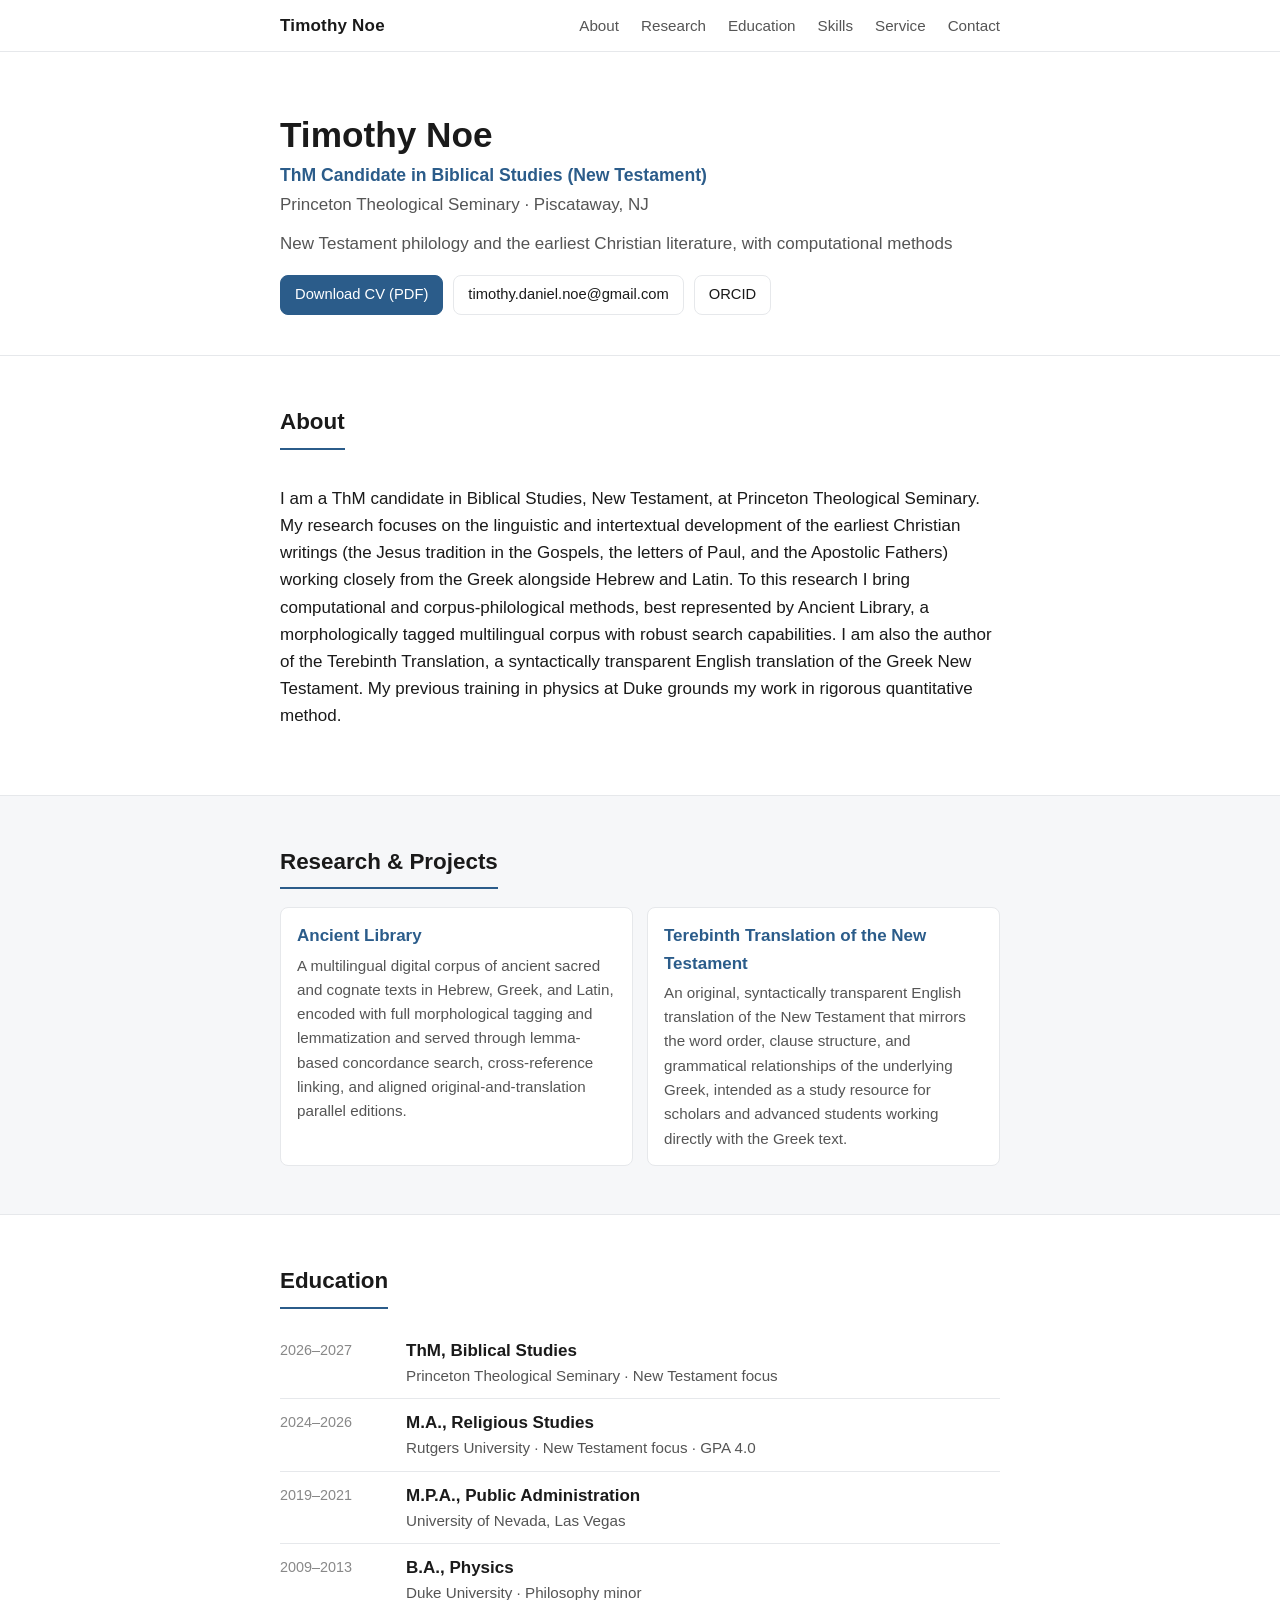
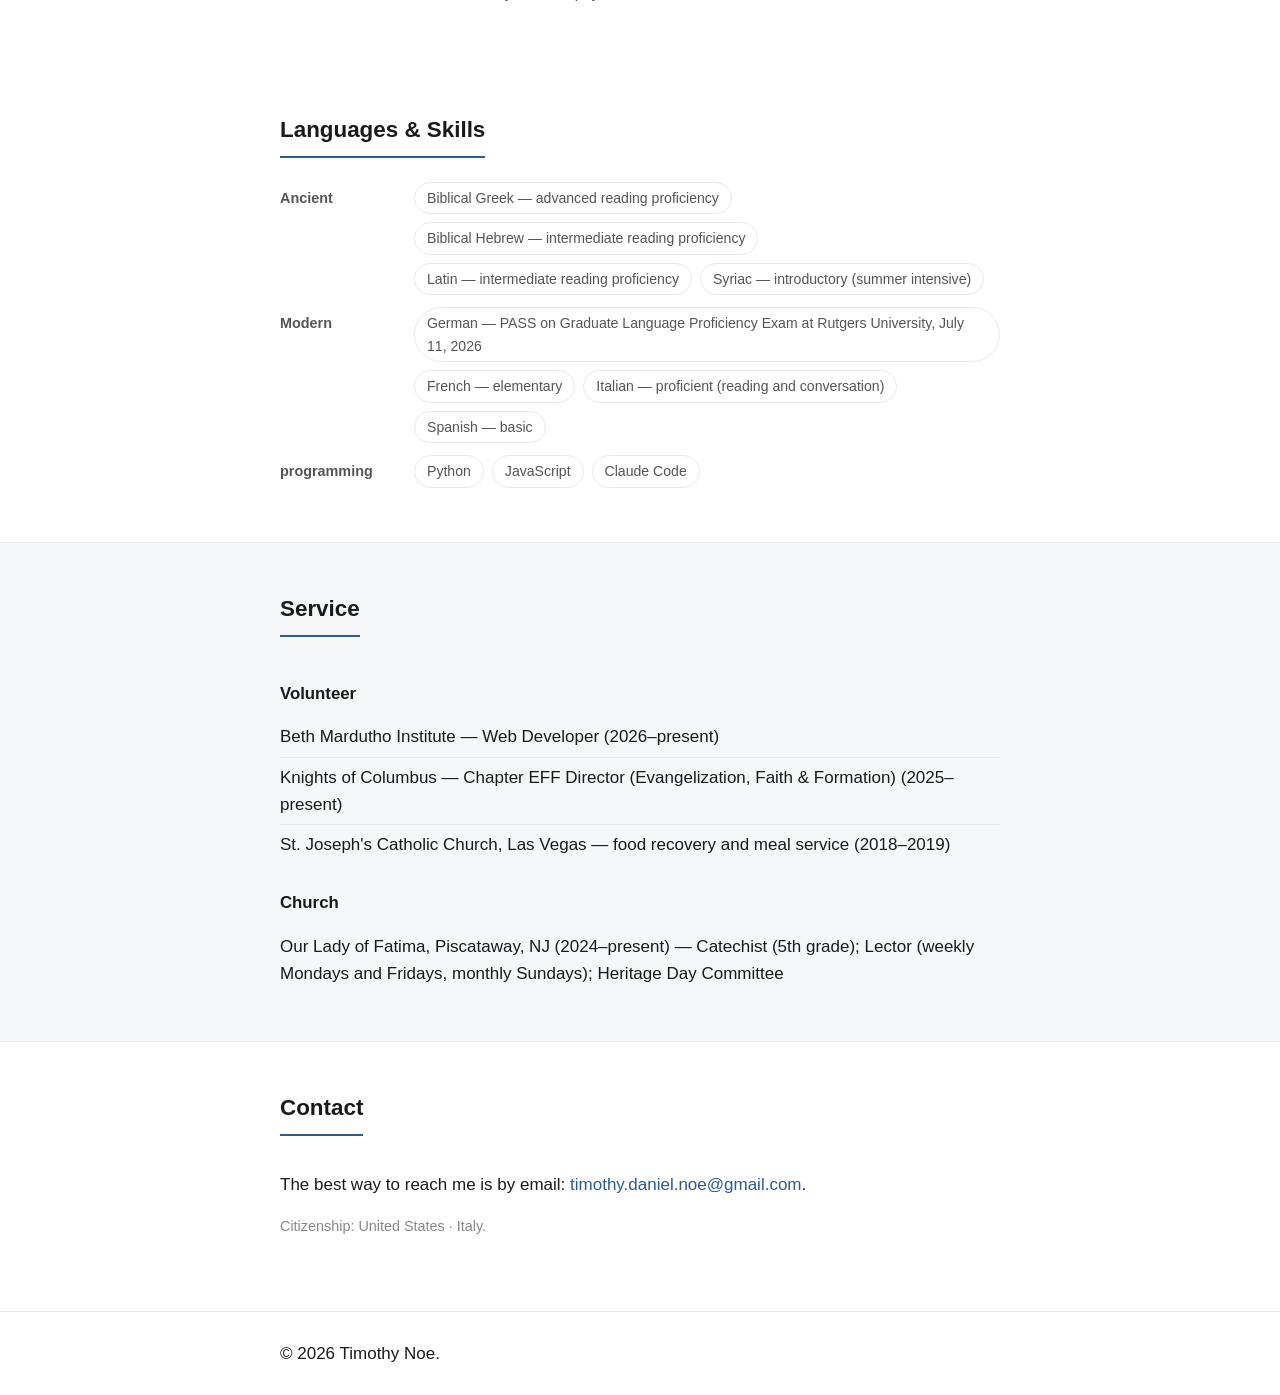
<file: index.html>
<!DOCTYPE html>
<html lang="en">
<head>
  <meta charset="utf-8">
  <meta name="viewport" content="width=device-width, initial-scale=1">
  <title>Timothy Noe</title>
  <meta name="description" content="Academic homepage and curriculum vitae of Timothy Noe.">
  <meta property="og:title" content="Timothy Noe">
  <meta property="og:description" content="Academic homepage and curriculum vitae of Timothy Noe.">
  <meta property="og:type" content="website">
  <link rel="stylesheet" href="styles.css" media="screen">
  <link rel="stylesheet" href="print.css" media="print">
</head>
<body>
  <header class="site-header">
    <nav class="nav" aria-label="Primary">
      <a class="nav__brand" href="#top">Timothy&nbsp;Noe</a>
      <button class="nav__toggle" aria-expanded="false" aria-controls="nav-menu" aria-label="Toggle navigation">
        <span></span><span></span><span></span>
      </button>
      <ul class="nav__menu" id="nav-menu">
<li><a href="#about">About</a></li><li><a href="#research">Research</a></li><li><a href="#education">Education</a></li><li><a href="#skills">Skills</a></li><li><a href="#service">Service</a></li>        <li><a href="#contact">Contact</a></li>
      </ul>
    </nav>
  </header>

  <main id="top">
    <!-- ============================== HERO ============================== -->
    <section class="hero">
      <div class="container hero__inner">
        <div class="hero__text">
          <h1 class="hero__name">Timothy Noe</h1>
<p class="hero__role">ThM Candidate in Biblical Studies (New Testament)</p><p class="hero__affil">Princeton Theological Seminary &middot; Piscataway, NJ</p><p class="hero__tagline">New Testament philology and the earliest Christian literature, with computational methods
</p>          <div class="hero__links">
            <a class="btn btn--primary screen-only" href="assets/CV.pdf">Download CV (PDF)</a>
<a class="btn contact-link" href="mailto:timothy.daniel.noe@gmail.com">timothy.daniel.noe@gmail.com</a><span class="btn contact-link print-only">848-239-0076</span><a class="btn contact-link" href="https://orcid.org/0009-0002-0751-4285">ORCID</a>          </div>
        </div>
      </div>
    </section>

    <!-- ============================== ABOUT ============================== -->
    <section id="about" class="section">
      <div class="container">
        <h2 class="section__title">About</h2>
        <p>I am a ThM candidate in Biblical Studies, New Testament, at Princeton Theological Seminary. My research focuses on the linguistic and intertextual development of the earliest  Christian writings (the Jesus tradition in the Gospels, the letters of Paul, and the Apostolic Fathers) working closely from the Greek alongside Hebrew and Latin. To this research I bring computational and corpus-philological methods, best represented  by Ancient Library, a morphologically tagged multilingual corpus with robust search capabilities. I am also the author of the Terebinth Translation, a syntactically transparent English translation of the Greek New Testament. My previous training in physics at Duke grounds my work in rigorous quantitative method.
</p>
      </div>
    </section>

    <!-- ====================== RESEARCH & PROJECTS ======================= -->
    <section id="research" class="section section--alt">
      <div class="container">
        <h2 class="section__title">Research &amp; Projects</h2>
        <ul class="cards">
          <li class="card">
            <p class="card__title"><a href="https://ancientlibrary.org" target="_blank" rel="noopener">Ancient Library</a></p>
<p class="card__desc">A multilingual digital corpus of ancient sacred and cognate texts in Hebrew, Greek, and Latin, encoded with full morphological tagging and lemmatization and served through lemma-based concordance search, cross-reference linking, and aligned original-and-translation parallel editions.
</p>          </li>
          <li class="card">
            <p class="card__title"><a href="https://timothynoe.com/tb/" target="_blank" rel="noopener">Terebinth Translation of the New Testament</a></p>
<p class="card__desc">An original, syntactically transparent English translation of the New Testament that mirrors the word order, clause structure, and grammatical relationships of the underlying Greek, intended as a study resource for scholars and advanced students working directly with the Greek text.
</p>          </li>
        </ul>
      </div>
    </section>

    <!-- ============================ EDUCATION =========================== -->
    <section id="education" class="section">
      <div class="container">
        <h2 class="section__title">Education</h2>
        <ul class="timeline">
          <li class="timeline__item">
            <span class="timeline__date">2026–2027</span>
            <div>
              <p class="timeline__head">ThM, Biblical Studies</p>
              <p class="timeline__sub">Princeton Theological Seminary &middot; New Testament focus</p>
            </div>
          </li>
          <li class="timeline__item">
            <span class="timeline__date">2024–2026</span>
            <div>
              <p class="timeline__head">M.A., Religious Studies</p>
              <p class="timeline__sub">Rutgers University &middot; New Testament focus · GPA 4.0</p>
            </div>
          </li>
          <li class="timeline__item">
            <span class="timeline__date">2019–2021</span>
            <div>
              <p class="timeline__head">M.P.A., Public Administration</p>
              <p class="timeline__sub">University of Nevada, Las Vegas</p>
            </div>
          </li>
          <li class="timeline__item">
            <span class="timeline__date">2009–2013</span>
            <div>
              <p class="timeline__head">B.A., Physics</p>
              <p class="timeline__sub">Duke University &middot; Philosophy minor</p>
            </div>
          </li>
        </ul>
      </div>
    </section>

    <!-- =========================== EXPERIENCE =========================== -->

    <!-- ====================== LANGUAGES & SKILLS ======================== -->
    <section id="skills" class="section">
      <div class="container">
        <h2 class="section__title">Languages &amp; Skills</h2>

        <div class="skillrow">
          <span class="skillrow__label">Ancient</span>
          <ul class="tags"><li class="tag">Biblical Greek — advanced reading proficiency</li><li class="tag">Biblical Hebrew — intermediate reading proficiency</li><li class="tag">Latin — intermediate reading proficiency</li><li class="tag">Syriac — introductory (summer intensive)</li></ul>
        </div>
        <div class="skillrow">
          <span class="skillrow__label">Modern</span>
          <ul class="tags"><li class="tag">German — PASS on Graduate Language Proficiency Exam at Rutgers University, July 11, 2026</li><li class="tag">French — elementary</li><li class="tag">Italian — proficient (reading and conversation)</li><li class="tag">Spanish — basic</li></ul>
        </div>

        <div class="skillrow">
          <span class="skillrow__label">programming</span>
          <ul class="tags"><li class="tag">Python</li><li class="tag">JavaScript</li><li class="tag">Claude Code</li></ul>
        </div>
      </div>
    </section>

    <!-- ============================= SERVICE ============================ -->
    <section id="service" class="section section--alt">
      <div class="container">
        <h2 class="section__title">Service</h2>
        <h3 class="subhead">Volunteer</h3>
        <ul class="plain"><li>Beth Mardutho Institute — Web Developer (2026–present)</li><li>Knights of Columbus — Chapter EFF Director (Evangelization, Faith &amp; Formation) (2025–present)</li><li>St. Joseph&#x27;s Catholic Church, Las Vegas — food recovery and meal service (2018–2019)</li></ul>
        <h3 class="subhead">Church</h3>
        <ul class="plain"><li>Our Lady of Fatima, Piscataway, NJ (2024–present) — Catechist (5th grade); Lector (weekly Mondays and Fridays, monthly Sundays); Heritage Day Committee</li></ul>
      </div>
    </section>

    <!-- ============================ CONTACT ============================= -->
    <section id="contact" class="section">
      <div class="container">
        <h2 class="section__title">Contact</h2>
        <p>The best way to reach me is by email:
          <a href="mailto:timothy.daniel.noe@gmail.com">timothy.daniel.noe@gmail.com</a>.</p>
<p class="muted">Citizenship: United States · Italy.</p>      </div>
    </section>
  </main>

  <footer class="site-footer">
    <div class="container site-footer__inner">
      <p>&copy; <span id="year">2026</span> Timothy Noe.</p>
    </div>
  </footer>

  <script>
    document.getElementById('year').textContent = new Date().getFullYear();
    (function () {
      var toggle = document.querySelector('.nav__toggle');
      var menu = document.getElementById('nav-menu');
      if (!toggle) return;
      toggle.addEventListener('click', function () {
        var open = menu.classList.toggle('is-open');
        toggle.setAttribute('aria-expanded', String(open));
      });
      menu.addEventListener('click', function (e) {
        if (e.target.tagName === 'A') {
          menu.classList.remove('is-open');
          toggle.setAttribute('aria-expanded', 'false');
        }
      });
    })();
  </script>
</body>
</html>
</file>
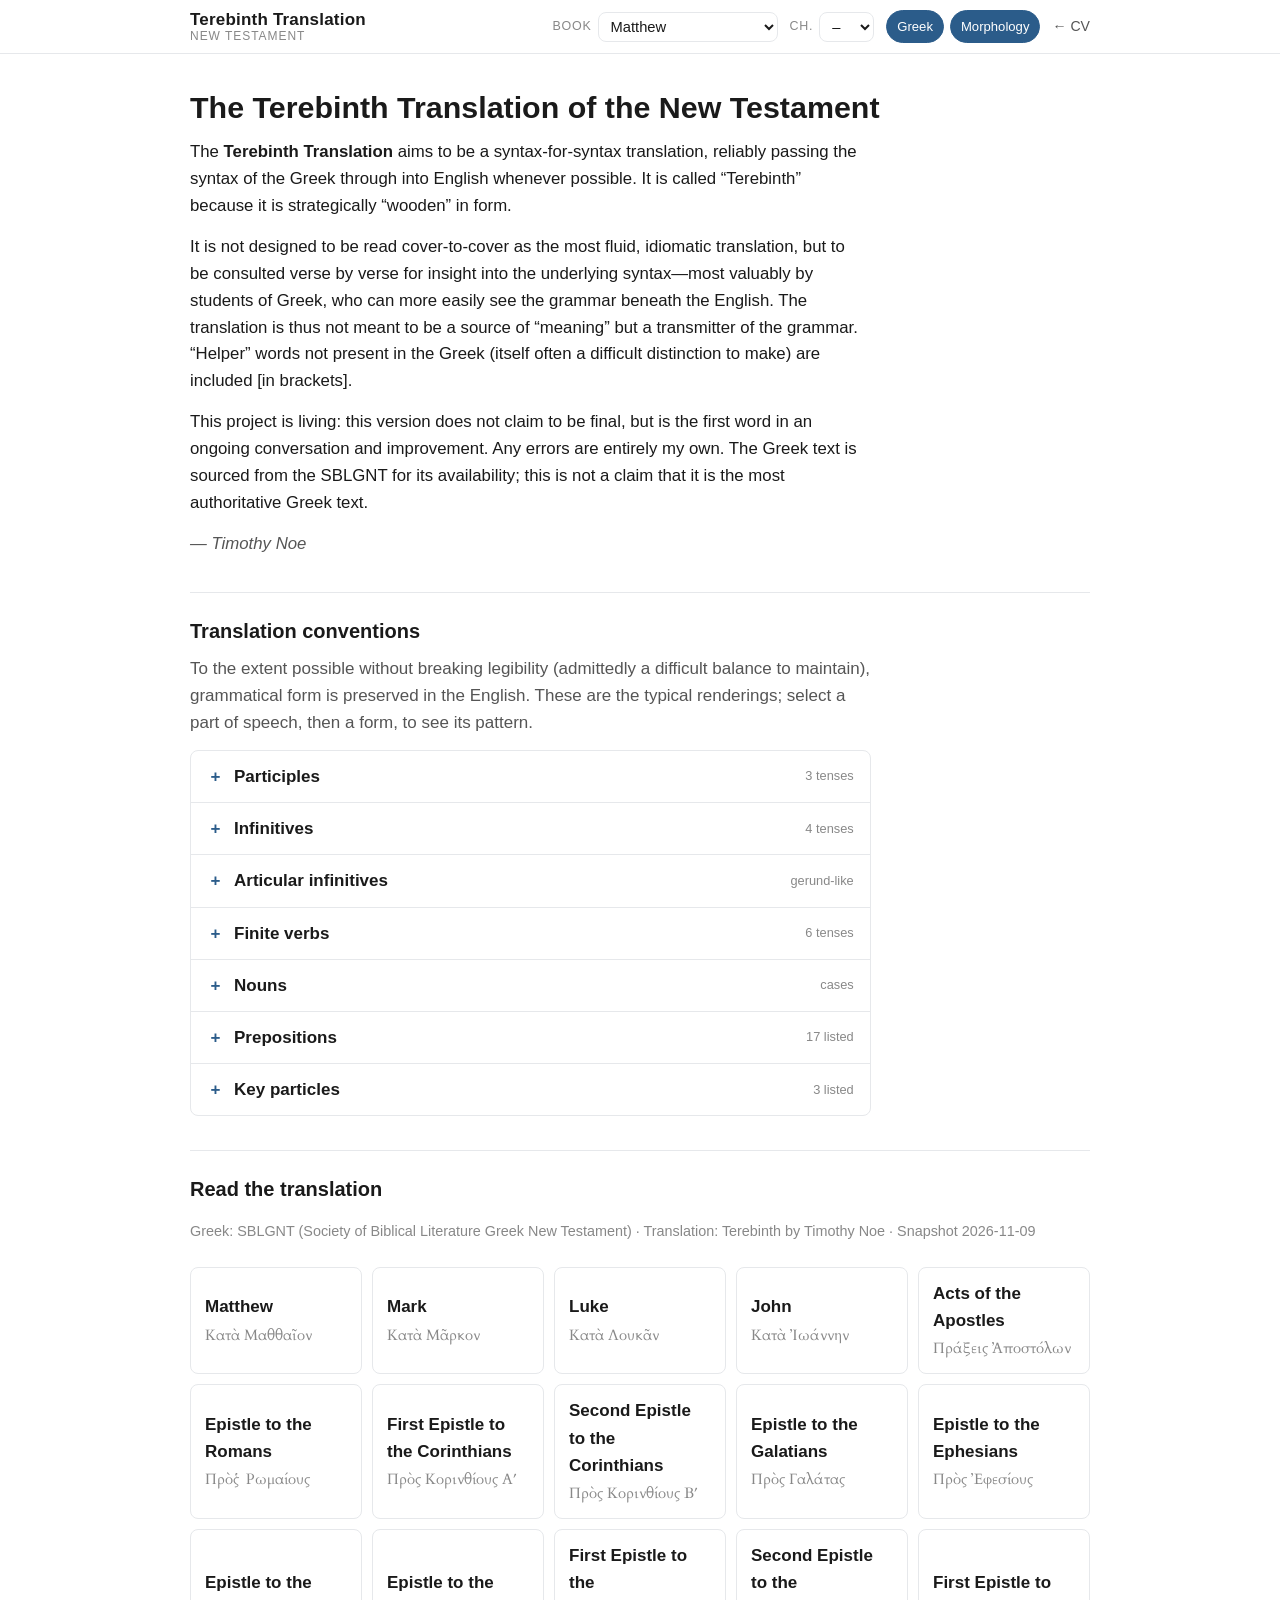
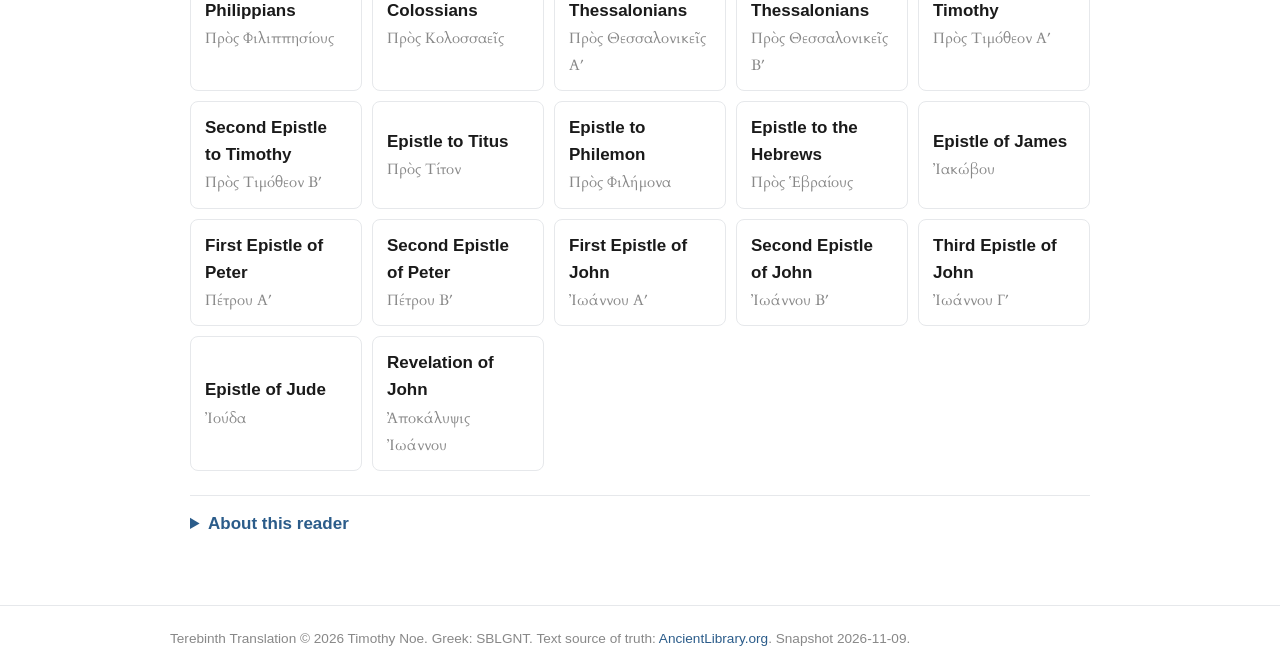
<file: tb/index.html>
<!DOCTYPE html>
<html lang="en">
<head>
  <meta charset="utf-8">
  <meta name="viewport" content="width=device-width, initial-scale=1">
  <title>The Terebinth Translation of the New Testament — Timothy Noe</title>
  <meta name="description" content="The Terebinth Translation (TB): a syntax-for-syntax English translation of the Greek New Testament by Timothy Noe, presented in parallel with the SBLGNT Greek and word-level morphology.">
  <meta property="og:title" content="The Terebinth Translation of the New Testament">
  <meta property="og:description" content="A syntax-for-syntax English translation of the Greek New Testament by Timothy Noe, shown in parallel with the SBLGNT Greek.">
  <meta property="og:type" content="article">
  <link rel="preconnect" href="https://fonts.googleapis.com">
  <link rel="preconnect" href="https://fonts.gstatic.com" crossorigin>
  <link href="https://fonts.googleapis.com/css2?family=Cardo:ital@0;1&display=swap" rel="stylesheet">
  <link rel="stylesheet" href="reader.css?v=2">
</head>
<body>
  <header class="tb-header">
    <div class="tb-bar">
      <a class="tb-brand" href="./">
        <span class="tb-brand__title">Terebinth Translation</span>
        <span class="tb-brand__sub">New Testament</span>
      </a>
      <nav class="tb-controls" aria-label="Passage">
        <label class="tb-field">
          <span class="tb-field__label">Book</span>
          <select id="book-select" aria-label="Select book"></select>
        </label>
        <label class="tb-field">
          <span class="tb-field__label">Ch.</span>
          <select id="chapter-select" aria-label="Select chapter"></select>
        </label>
        <div class="tb-toggles" role="group" aria-label="View options">
          <button id="toggle-greek" class="tb-toggle is-on" aria-pressed="true">Greek</button>
          <button id="toggle-morph" class="tb-toggle is-on" aria-pressed="true" title="Show lemma & parsing on hover/tap">Morphology</button>
        </div>
        <a class="tb-cv-link" href="/">&larr; CV</a>
      </nav>
    </div>
  </header>

  <main class="tb-main">
    <!-- Landing / about, shown before a chapter is opened -->
    <section id="tb-intro" class="tb-intro" hidden>
      <h1 class="tb-intro__title">The Terebinth Translation of the New Testament</h1>
      <div class="tb-intro__desc">
        <p>
          The <strong>Terebinth Translation</strong> aims to be a syntax-for-syntax translation,
          reliably passing the syntax of the Greek through into English whenever possible. It is
          called &ldquo;Terebinth&rdquo; because it is strategically &ldquo;wooden&rdquo; in form.
        </p>
        <p>
          It is not designed to be read cover-to-cover as the most fluid, idiomatic translation,
          but to be consulted verse by verse for insight into the underlying syntax&mdash;most
          valuably by students of Greek, who can more easily see the grammar beneath the English.
          The translation is thus not meant to be a source of &ldquo;meaning&rdquo; but a
          transmitter of the grammar. &ldquo;Helper&rdquo; words not present in the Greek (itself
          often a difficult distinction to make) are included [in brackets].
        </p>
        <p>
          This project is living: this version does not claim to be final, but is the first word
          in an ongoing conversation and improvement. Any errors are entirely my own. The Greek
          text is sourced from the SBLGNT for its availability; this is not a claim that it is
          the most authoritative Greek text.
        </p>
        <p class="tb-intro__sig">&mdash; Timothy Noe</p>
      </div>

      <section class="tb-conv" aria-labelledby="conv-title">
        <h2 id="conv-title" class="tb-section-title">Translation conventions</h2>
        <p class="tb-conv__lede">
          To the extent possible without breaking legibility (admittedly a difficult balance to
          maintain), grammatical form is preserved in the English. These are the typical
          renderings; select a part of speech, then a form, to see its pattern.
        </p>
        <div class="tb-conv__chart">
          <details class="tb-conv__group">
            <summary><span class="tb-conv__name">Participles</span><span class="tb-conv__hint">3 tenses</span></summary>
            <div class="tb-conv__body">
            <details class="tb-conv__sub">
              <summary>Present</summary>
              <p class="tb-conv__ex"><span class="tb-conv__pattern">&ldquo;verbing&rdquo;</span></p>
            </details>
            <details class="tb-conv__sub">
              <summary>Aorist</summary>
              <p class="tb-conv__ex"><span class="tb-conv__pattern">&ldquo;having verbed&rdquo;</span></p>
            </details>
            <details class="tb-conv__sub">
              <summary>Perfect</summary>
              <p class="tb-conv__ex"><span class="tb-conv__pattern">&ldquo;having had verbed&rdquo;</span></p>
            </details>
            </div>
          </details>
          <details class="tb-conv__group">
            <summary><span class="tb-conv__name">Infinitives</span><span class="tb-conv__hint">4 tenses</span></summary>
            <div class="tb-conv__body">
            <details class="tb-conv__sub">
              <summary>Present</summary>
              <p class="tb-conv__ex"><span class="tb-conv__pattern">&ldquo;to verb&rdquo;</span></p>
            </details>
            <details class="tb-conv__sub">
              <summary>Aorist</summary>
              <p class="tb-conv__ex"><span class="tb-conv__pattern">&ldquo;to have verbed&rdquo;</span></p>
            </details>
            <details class="tb-conv__sub">
              <summary>Perfect</summary>
              <p class="tb-conv__ex"><span class="tb-conv__pattern">&ldquo;to have had verbed&rdquo;</span></p>
            </details>
            <details class="tb-conv__sub">
              <summary>Future</summary>
              <p class="tb-conv__ex"><span class="tb-conv__pattern">&ldquo;going to verb&rdquo;</span></p>
            </details>
            </div>
          </details>
          <details class="tb-conv__group">
            <summary><span class="tb-conv__name">Articular infinitives</span><span class="tb-conv__hint">gerund-like</span></summary>
            <div class="tb-conv__body">
            <details class="tb-conv__sub">
              <summary>Articular infinitive</summary>
              <p class="tb-conv__ex"><span class="tb-conv__pattern">&ldquo;verbing&rdquo;</span><span class="tb-conv__note">A notable example: <span class="tb-conv__grc" lang="grc">εἰς τὸ εἶναι</span> &rarr; &ldquo;for the [purpose of] &hellip; being&rdquo; (e.g. Rom 1:20).</span></p>
            </details>
            </div>
          </details>
          <details class="tb-conv__group">
            <summary><span class="tb-conv__name">Finite verbs</span><span class="tb-conv__hint">6 tenses</span></summary>
            <div class="tb-conv__body">
            <details class="tb-conv__sub">
              <summary>Present</summary>
              <p class="tb-conv__ex"><span class="tb-conv__pattern">&ldquo;[he] verbs&rdquo;</span></p>
            </details>
            <details class="tb-conv__sub">
              <summary>Aorist</summary>
              <p class="tb-conv__ex"><span class="tb-conv__pattern">&ldquo;[she] verbed&rdquo;</span></p>
            </details>
            <details class="tb-conv__sub">
              <summary>Perfect</summary>
              <p class="tb-conv__ex"><span class="tb-conv__pattern">&ldquo;[he] has verbed&rdquo;</span></p>
            </details>
            <details class="tb-conv__sub">
              <summary>Pluperfect</summary>
              <p class="tb-conv__ex"><span class="tb-conv__pattern">&ldquo;[she] had verbed&rdquo;</span></p>
            </details>
            <details class="tb-conv__sub">
              <summary>Imperfect</summary>
              <p class="tb-conv__ex"><span class="tb-conv__pattern">&ldquo;[he] was verbing&rdquo;</span></p>
            </details>
            <details class="tb-conv__sub">
              <summary>Future</summary>
              <p class="tb-conv__ex"><span class="tb-conv__pattern">&ldquo;[she] will verb&rdquo;</span></p>
            </details>
            </div>
          </details>
          <details class="tb-conv__group">
            <summary><span class="tb-conv__name">Nouns</span><span class="tb-conv__hint">cases</span></summary>
            <div class="tb-conv__body">
            <details class="tb-conv__sub">
              <summary>Dative</summary>
              <p class="tb-conv__ex"><span class="tb-conv__pattern">&ldquo;to him&rdquo;</span></p>
            </details>
            <details class="tb-conv__sub">
              <summary>Genitive</summary>
              <p class="tb-conv__ex"><span class="tb-conv__pattern">&ldquo;of her&rdquo;</span></p>
            </details>
            </div>
          </details>
          <details class="tb-conv__group">
            <summary><span class="tb-conv__name">Prepositions</span><span class="tb-conv__hint">17 listed</span></summary>
            <div class="tb-conv__body">
            <details class="tb-conv__sub">
              <summary><span class="tb-conv__grc" lang="grc">ἐν</span></summary>
              <p class="tb-conv__ex"><span class="tb-conv__pattern">&ldquo;in&rdquo;</span><span class="tb-conv__note">Also: &ldquo;on&rdquo; (especially of days and times), &ldquo;among&rdquo;, &ldquo;with&rdquo;, &ldquo;within&rdquo;.</span></p>
            </details>
            <details class="tb-conv__sub">
              <summary><span class="tb-conv__grc" lang="grc">εἰς</span></summary>
              <p class="tb-conv__ex"><span class="tb-conv__pattern">&ldquo;into; for&rdquo;</span><span class="tb-conv__note">Also: &ldquo;to&rdquo;, &ldquo;against&rdquo;.</span></p>
            </details>
            <details class="tb-conv__sub">
              <summary><span class="tb-conv__grc" lang="grc">ἐκ</span></summary>
              <p class="tb-conv__ex"><span class="tb-conv__pattern">&ldquo;out of&rdquo;</span><span class="tb-conv__note">Also: &ldquo;from&rdquo;, &ldquo;of&rdquo;, &ldquo;at&rdquo; (as in <span class="tb-conv__grc" lang="grc">ἐκ δεξιῶν</span>, &ldquo;at [the] right [hand]&rdquo;).</span></p>
            </details>
            <details class="tb-conv__sub">
              <summary><span class="tb-conv__grc" lang="grc">ἐπί</span></summary>
              <p class="tb-conv__ex"><span class="tb-conv__pattern">&ldquo;upon&rdquo;</span><span class="tb-conv__note">Also: &ldquo;for&rdquo; (of duration), &ldquo;at&rdquo;, &ldquo;over&rdquo;.</span></p>
            </details>
            <details class="tb-conv__sub">
              <summary><span class="tb-conv__grc" lang="grc">πρός</span></summary>
              <p class="tb-conv__ex"><span class="tb-conv__pattern">&ldquo;towards&rdquo;</span><span class="tb-conv__note">Also: &ldquo;to&rdquo;, &ldquo;for&rdquo;, &ldquo;by&rdquo;.</span></p>
            </details>
            <details class="tb-conv__sub">
              <summary><span class="tb-conv__grc" lang="grc">διά</span></summary>
              <p class="tb-conv__ex"><span class="tb-conv__pattern">&ldquo;through&rdquo;</span><span class="tb-conv__note">with the genitive; &ldquo;because of&rdquo; with the accusative.</span><span class="tb-conv__note">Also: &ldquo;why&rdquo; for <span class="tb-conv__grc" lang="grc">διὰ τί</span>, &ldquo;continually&rdquo; for <span class="tb-conv__grc" lang="grc">διὰ παντός</span>.</span></p>
            </details>
            <details class="tb-conv__sub">
              <summary><span class="tb-conv__grc" lang="grc">ἀπό</span></summary>
              <p class="tb-conv__ex"><span class="tb-conv__pattern">&ldquo;from&rdquo;</span><span class="tb-conv__note">Also: &ldquo;by&rdquo;, &ldquo;of&rdquo;.</span></p>
            </details>
            <details class="tb-conv__sub">
              <summary><span class="tb-conv__grc" lang="grc">μετά</span></summary>
              <p class="tb-conv__ex"><span class="tb-conv__pattern">&ldquo;with&rdquo;</span><span class="tb-conv__note">with the genitive; &ldquo;after&rdquo; with the accusative.</span></p>
            </details>
            <details class="tb-conv__sub">
              <summary><span class="tb-conv__grc" lang="grc">κατά</span></summary>
              <p class="tb-conv__ex"><span class="tb-conv__pattern">&ldquo;according to; down&rdquo;</span><span class="tb-conv__note">with the accusative; &ldquo;against&rdquo; with the genitive.</span><span class="tb-conv__note">Also: &ldquo;by&rdquo; (distributive, as in <span class="tb-conv__grc" lang="grc">καθ’ ἡμέραν</span>, &ldquo;[day] by day&rdquo;), &ldquo;throughout&rdquo;, &ldquo;in&rdquo;, &ldquo;along&rdquo;.</span></p>
            </details>
            <details class="tb-conv__sub">
              <summary><span class="tb-conv__grc" lang="grc">περί</span></summary>
              <p class="tb-conv__ex"><span class="tb-conv__pattern">&ldquo;about&rdquo;</span><span class="tb-conv__note">Also: &ldquo;around&rdquo; with the accusative, &ldquo;concerning&rdquo;.</span></p>
            </details>
            <details class="tb-conv__sub">
              <summary><span class="tb-conv__grc" lang="grc">ὑπό</span></summary>
              <p class="tb-conv__ex"><span class="tb-conv__pattern">&ldquo;by&rdquo;</span><span class="tb-conv__note">with the genitive; &ldquo;under&rdquo; with the accusative.</span></p>
            </details>
            <details class="tb-conv__sub">
              <summary><span class="tb-conv__grc" lang="grc">παρά</span></summary>
              <p class="tb-conv__ex"><span class="tb-conv__pattern">&ldquo;beside&rdquo;</span><span class="tb-conv__note">in all three cases; with the genitive also &ldquo;from&rdquo; and &ldquo;by&rdquo;.</span><span class="tb-conv__note">Also: &ldquo;than&rdquo; and &ldquo;more than&rdquo; (comparison), &ldquo;beyond&rdquo;, &ldquo;with&rdquo;, &ldquo;alongside&rdquo;, &ldquo;minus&rdquo;.</span></p>
            </details>
            <details class="tb-conv__sub">
              <summary><span class="tb-conv__grc" lang="grc">ὑπέρ</span></summary>
              <p class="tb-conv__ex"><span class="tb-conv__pattern">&ldquo;on behalf of&rdquo;</span><span class="tb-conv__note">with the genitive; &ldquo;above&rdquo; with the accusative.</span><span class="tb-conv__note">Also: &ldquo;for&rdquo;, &ldquo;than&rdquo;, &ldquo;over&rdquo;, &ldquo;on account of&rdquo;.</span></p>
            </details>
            <details class="tb-conv__sub">
              <summary><span class="tb-conv__grc" lang="grc">σύν</span></summary>
              <p class="tb-conv__ex"><span class="tb-conv__pattern">&ldquo;with&rdquo;</span></p>
            </details>
            <details class="tb-conv__sub">
              <summary><span class="tb-conv__grc" lang="grc">πρό</span></summary>
              <p class="tb-conv__ex"><span class="tb-conv__pattern">&ldquo;before&rdquo;</span><span class="tb-conv__note">Also: &ldquo;ago&rdquo;, &ldquo;first of&rdquo; (as in <span class="tb-conv__grc" lang="grc">πρὸ πάντων</span>).</span></p>
            </details>
            <details class="tb-conv__sub">
              <summary><span class="tb-conv__grc" lang="grc">ἀντί</span></summary>
              <p class="tb-conv__ex"><span class="tb-conv__pattern">&ldquo;in place of&rdquo;</span><span class="tb-conv__note">Also: &ldquo;because of which&rdquo; for <span class="tb-conv__grc" lang="grc">ἀνθ’ ὧν</span>.</span></p>
            </details>
            <details class="tb-conv__sub">
              <summary><span class="tb-conv__grc" lang="grc">ἀνά</span></summary>
              <p class="tb-conv__ex"><span class="tb-conv__pattern">&ldquo;up; each&rdquo;</span><span class="tb-conv__note">No single rendering: &ldquo;each&rdquo; or &ldquo;two by two&rdquo; when distributive; &ldquo;up [the] midst of&rdquo; or &ldquo;in [the] midst of&rdquo; for <span class="tb-conv__grc" lang="grc">ἀνὰ μέσον</span>.</span></p>
            </details>
            </div>
          </details>
          <details class="tb-conv__group">
            <summary><span class="tb-conv__name">Key particles</span><span class="tb-conv__hint">3 listed</span></summary>
            <div class="tb-conv__body">
            <details class="tb-conv__sub">
              <summary><span class="tb-conv__grc" lang="grc">δέ</span></summary>
              <p class="tb-conv__ex"><span class="tb-conv__pattern">&ldquo;but&rdquo;</span></p>
            </details>
            <details class="tb-conv__sub">
              <summary><span class="tb-conv__grc" lang="grc">καί</span></summary>
              <p class="tb-conv__ex"><span class="tb-conv__pattern">&ldquo;and; also; even&rdquo;</span></p>
            </details>
            <details class="tb-conv__sub">
              <summary><span class="tb-conv__grc" lang="grc">τε</span></summary>
              <p class="tb-conv__ex"><span class="tb-conv__pattern">&ldquo;and; also; both&rdquo;</span></p>
            </details>
            </div>
          </details>
        </div>
      </section>

      <h2 class="tb-section-title">Read the translation</h2>
      <p class="tb-intro__note" id="intro-meta"></p>
      <div class="tb-book-grid" id="book-grid"></div>
      <details class="tb-about">
        <summary>About this reader</summary>
        <p>
          Each verse is shown beside its Greek source text; hovering or tapping a Greek word
          reveals its lemma and part of speech.
        </p>
        <p>
          The text is maintained at <a href="https://ancientlibrary.org" rel="noopener">AncientLibrary.org</a>,
          which is the authoritative source; this reader mirrors a dated snapshot so it loads
          quickly and reliably.
        </p>
      </details>
    </section>

    <!-- Chapter reader -->
    <section id="tb-reader" class="tb-reader" hidden>
      <div class="tb-reader__head">
        <h1 id="reader-title" class="tb-reader__title"></h1>
        <p id="reader-greek-title" class="tb-reader__greek"></p>
      </div>
      <div id="verses" class="tb-verses" aria-live="polite"></div>
      <nav class="tb-chapnav" aria-label="Chapter navigation">
        <button id="prev-chapter" class="tb-navbtn" rel="prev">&larr; Previous</button>
        <button id="next-chapter" class="tb-navbtn" rel="next">Next &rarr;</button>
      </nav>
    </section>

    <p id="tb-status" class="tb-status" hidden></p>
  </main>

  <footer class="tb-footer">
    <p>
      Terebinth Translation &copy; <span id="year"></span> Timothy Noe.
      Greek: SBLGNT. Text source of truth:
      <a href="https://ancientlibrary.org" rel="noopener">AncientLibrary.org</a>.
      Snapshot <span id="footer-date"></span>.
    </p>
  </footer>

  <!-- Morphology popover (single reused element) -->
  <div id="morph-pop" class="tb-morph" role="tooltip" hidden></div>

  <script src="reader.js" defer></script>
</body>
</html>
</file>
<file: styles.css>
/* ============================================================
   Timothy Noe — academic homepage
   Hand-built, dependency-free. Edit freely.
   ============================================================ */

:root {
  --ink: #1a1a1a;
  --ink-soft: #555;
  --muted: #888;
  --bg: #ffffff;
  --bg-alt: #f6f7f9;
  --line: #e6e8eb;
  --accent: #2b5c8a;
  --accent-dark: #1f4567;
  --maxw: 760px;
  --radius: 8px;
}

* { box-sizing: border-box; }

html { scroll-behavior: smooth; }

body {
  margin: 0;
  color: var(--ink);
  background: var(--bg);
  font-family: -apple-system, BlinkMacSystemFont, "Segoe UI", Roboto, Helvetica,
    Arial, sans-serif, "Apple Color Emoji", "Segoe UI Emoji";
  font-size: 17px;
  line-height: 1.6;
  -webkit-font-smoothing: antialiased;
}

a { color: var(--accent); text-decoration: none; }
a:hover { text-decoration: underline; }

.container {
  width: 100%;
  max-width: var(--maxw);
  margin: 0 auto;
  padding: 0 20px;
}

/* ----------------------------- Nav ----------------------------- */
.site-header {
  position: sticky;
  top: 0;
  z-index: 50;
  background: rgba(255, 255, 255, 0.92);
  backdrop-filter: saturate(180%) blur(8px);
  border-bottom: 1px solid var(--line);
}
.nav {
  max-width: var(--maxw);
  margin: 0 auto;
  padding: 12px 20px;
  display: flex;
  align-items: center;
  justify-content: space-between;
}
.nav__brand {
  font-weight: 700;
  color: var(--ink);
  letter-spacing: 0.2px;
}
.nav__brand:hover { text-decoration: none; }
.nav__menu {
  list-style: none;
  display: flex;
  gap: 22px;
  margin: 0;
  padding: 0;
}
.nav__menu a { color: var(--ink-soft); font-size: 0.95rem; }
.nav__menu a:hover { color: var(--accent); text-decoration: none; }

.nav__toggle {
  display: none;
  flex-direction: column;
  gap: 5px;
  background: none;
  border: 0;
  cursor: pointer;
  padding: 6px;
}
.nav__toggle span {
  display: block;
  width: 22px;
  height: 2px;
  background: var(--ink);
}

/* ----------------------------- Hero ---------------------------- */
.hero {
  padding: 64px 0 40px;
  border-bottom: 1px solid var(--line);
}
.hero__inner {
  display: flex;
  gap: 28px;
  align-items: center;
}
.hero__photo {
  width: 120px;
  height: 120px;
  border-radius: 50%;
  object-fit: cover;
  flex: 0 0 auto;
}
.hero__name {
  font-size: 2.2rem;
  line-height: 1.1;
  margin: 0 0 6px;
}
.hero__role {
  font-size: 1.1rem;
  font-weight: 600;
  color: var(--accent);
  margin: 0 0 2px;
}
.hero__affil { color: var(--ink-soft); margin: 0 0 12px; }
.hero__tagline { margin: 0 0 18px; color: var(--ink-soft); }
.hero__links { display: flex; flex-wrap: wrap; gap: 10px; }

/* ---------------------------- Buttons -------------------------- */
.btn {
  display: inline-block;
  padding: 7px 14px;
  border: 1px solid var(--line);
  border-radius: var(--radius);
  color: var(--ink);
  font-size: 0.92rem;
  background: #fff;
}
.btn:hover { border-color: var(--accent); color: var(--accent); text-decoration: none; }
.btn--primary {
  background: var(--accent);
  border-color: var(--accent);
  color: #fff;
}
.btn--primary:hover { background: var(--accent-dark); border-color: var(--accent-dark); color: #fff; }

/* --------------------------- Sections -------------------------- */
.section { padding: 48px 0; }
.section--alt { background: var(--bg-alt); border-top: 1px solid var(--line); border-bottom: 1px solid var(--line); }
.section__title {
  font-size: 1.4rem;
  margin: 0 0 18px;
  padding-bottom: 8px;
  border-bottom: 2px solid var(--accent);
  display: inline-block;
}
.subhead {
  font-size: 1.05rem;
  margin: 26px 0 10px;
  color: var(--ink);
}
.muted { color: var(--muted); font-size: 0.9rem; }
.prose p { margin: 0.6em 0; }

/* ----------------------------- Tags ---------------------------- */
.tags { list-style: none; display: flex; flex-wrap: wrap; gap: 8px; padding: 0; margin: 0 0 18px; }
.tag {
  background: #fff;
  border: 1px solid var(--line);
  border-radius: 999px;
  padding: 4px 12px;
  font-size: 0.88rem;
  color: var(--ink-soft);
}

/* --------------------------- Cards ----------------------------- */
.print-only { display: none; }
.cards { list-style: none; padding: 0; margin: 0; display: grid; gap: 14px; }
@media (min-width: 560px) { .cards { grid-template-columns: 1fr 1fr; } }
.card {
  background: #fff;
  border: 1px solid var(--line);
  border-radius: var(--radius);
  padding: 14px 16px;
}
.card__title { font-weight: 600; margin: 0 0 4px; }
.card__desc { margin: 0; color: var(--ink-soft); font-size: 0.95rem; }
.card__links { margin: 6px 0 0; font-size: 0.88rem; }

/* ------------------------- Skill rows -------------------------- */
.skillrow { display: flex; gap: 14px; align-items: baseline; padding: 6px 0; }
.skillrow__label {
  flex: 0 0 120px;
  font-weight: 600;
  font-size: 0.9rem;
  color: var(--ink-soft);
}
.skillrow .tags { margin: 0; }

/* ------------------------- Publications ------------------------ */
.pub-list { padding-left: 1.2em; margin: 0; }
.pub { margin: 0 0 18px; }
.pub__title { font-weight: 600; margin: 0 0 2px; }
.pub__meta { margin: 0 0 2px; color: var(--ink-soft); font-size: 0.95rem; }
.pub__links { margin: 0; font-size: 0.88rem; }

/* -------------------------- Timeline --------------------------- */
.timeline, .plain { list-style: none; padding: 0; margin: 0; }
.timeline__item {
  display: flex;
  gap: 16px;
  padding: 10px 0;
  border-bottom: 1px solid var(--line);
}
.timeline__item:last-child { border-bottom: 0; }
.timeline__date {
  flex: 0 0 110px;
  color: var(--muted);
  font-size: 0.9rem;
  padding-top: 2px;
}
.timeline__head { font-weight: 600; margin: 0; }
.timeline__sub { color: var(--ink-soft); margin: 0; font-size: 0.95rem; }
.plain li { padding: 6px 0; border-bottom: 1px solid var(--line); }
.plain li:last-child { border-bottom: 0; }

/* ---------------------------- Footer --------------------------- */
.site-footer {
  border-top: 1px solid var(--line);
  padding: 28px 0;
  margin-top: 10px;
}
.site-footer__inner {
  display: flex;
  flex-wrap: wrap;
  justify-content: space-between;
  gap: 8px;
}
.site-footer p { margin: 0; }

/* -------------------------- Responsive ------------------------- */
@media (max-width: 620px) {
  .nav__toggle { display: flex; }
  .nav__menu {
    position: absolute;
    top: 100%;
    left: 0;
    right: 0;
    flex-direction: column;
    gap: 0;
    background: #fff;
    border-bottom: 1px solid var(--line);
    padding: 8px 20px 14px;
    display: none;
  }
  .nav__menu.is-open { display: flex; }
  .nav__menu li { padding: 8px 0; }
  .hero__inner { flex-direction: column; text-align: center; align-items: center; }
  .hero__links { justify-content: center; }
  .timeline__item { flex-direction: column; gap: 2px; }
  .timeline__date { flex-basis: auto; }
  .skillrow { flex-direction: column; gap: 4px; }
  .skillrow__label { flex-basis: auto; }
}
</file>
<file: print.css>
/* ============================================================
   print.css — governs the PDF (assets/CV.pdf) and browser printing.
   Self-contained: styles.css is screen-only, so the PDF is styled
   entirely from here. Edit cv.yml for content; tweak here for look.
   ============================================================ */

@page {
  size: Letter;            /* change to A4 if you prefer */
  margin: 0.7in 0.8in;
  @bottom-right {
    content: counter(page) " / " counter(pages);
    font-family: Georgia, "Times New Roman", serif;
    font-size: 8pt;
    color: #888;
  }
}

* { box-sizing: border-box; }

body {
  margin: 0;
  color: #111;
  background: #fff;
  font-family: Georgia, "Times New Roman", serif;
  font-size: 10.5pt;
  line-height: 1.4;
}

a { color: #1a3a5a; text-decoration: none; }

/* ---- hide the website chrome that has no place in a PDF ---- */
.site-header,
.nav__toggle,
.screen-only,
.hero__photo { display: none !important; }

.container { width: 100%; max-width: none; padding: 0; margin: 0; }

/* ----------------------------- header ----------------------------- */
.hero { padding: 0 0 6pt; border-bottom: 1.5pt solid #333; margin-bottom: 10pt; }
.hero__inner { display: block; }
.hero__name { font-size: 22pt; margin: 0 0 2pt; letter-spacing: 0.2pt; }
.hero__role { font-size: 11.5pt; font-weight: bold; margin: 0 0 1pt; color: #222; }
.hero__affil { margin: 0 0 3pt; color: #333; }
.hero__tagline { margin: 0 0 5pt; color: #444; font-style: italic; }

/* contact line: render the link "buttons" as plain inline text */
.hero__links { display: block; font-size: 9.5pt; color: #333; }
.hero__links .btn {
  display: inline;
  border: 0;
  padding: 0;
  background: none;
  color: #1a3a5a;
  white-space: nowrap;
}
.hero__links .contact-link + .contact-link::before { content: "  ·  "; color: #999; }

/* ---------------------------- sections ---------------------------- */
.section { padding: 0; margin: 0 0 11pt; }
.section--alt { background: none; border: 0; }
.section__title {
  font-size: 12pt;
  font-variant: small-caps;
  letter-spacing: 0.5pt;
  font-weight: bold;
  margin: 0 0 5pt;
  padding: 0 0 2pt;
  border-bottom: 0.75pt solid #bbb;
  page-break-after: avoid;
}
.subhead {
  font-size: 10.5pt;
  font-weight: bold;
  margin: 7pt 0 3pt;
  page-break-after: avoid;
}
p { margin: 0 0 4pt; }
.muted { color: #666; }

/* tags become a comma-free inline run */
.tags { list-style: none; padding: 0; margin: 0; display: inline; }
.tags .tag {
  display: inline;
  border: 0;
  padding: 0;
  background: none;
  font-size: 10.5pt;
}
.tags .tag + .tag::before { content: " · "; color: #999; }

/* project cards become a tight list in print */
.cards { list-style: none; padding: 0; margin: 0; }
.card { border: 0; padding: 0; margin: 0 0 5pt; page-break-inside: avoid; }
.card__title { font-weight: bold; margin: 0; }
.card__desc { margin: 0; color: #333; }
.card__links { margin: 0; font-size: 8.5pt; }

/* language / skill rows: inline label + values */
.skillrow { display: block; padding: 1pt 0; page-break-inside: avoid; }
.skillrow__label { font-weight: bold; }
.skillrow__label::after { content: ": "; }

/* publications */
.pub-list { padding-left: 16pt; margin: 0; }
.pub { margin: 0 0 6pt; page-break-inside: avoid; }
.pub__title { font-weight: bold; margin: 0; }
.pub__meta { margin: 0; color: #333; }
.pub__links { margin: 0; font-size: 8.5pt; }

/* timelines (education / appointments) */
.timeline, .plain { list-style: none; padding: 0; margin: 0; }
.timeline__item { display: flex; gap: 12pt; padding: 2pt 0; page-break-inside: avoid; }
.timeline__date { flex: 0 0 88pt; color: #555; font-size: 9.5pt; }
.timeline__head { font-weight: bold; margin: 0; }
.timeline__sub { color: #333; margin: 0; }
.plain li { padding: 1.5pt 0; page-break-inside: avoid; }

/* footer: keep only the copyright line, drop nav/testament link */
.site-footer { border-top: 0.5pt solid #ccc; margin-top: 10pt; padding-top: 4pt; }
.site-footer__inner { display: block; }
.site-footer p { font-size: 8.5pt; color: #777; margin: 0; }
</file>
<file: tb/reader.css>
/* ============================================================
   Terebinth Translation reader — /tb/
   Shares the design language of timothynoe.com (see ../styles.css).
   Dependency-free; the Greek font (Cardo) degrades to a serif stack.
   ============================================================ */

:root {
  --ink: #1a1a1a;
  --ink-soft: #555;
  --muted: #888;
  --bg: #ffffff;
  --bg-alt: #f6f7f9;
  --line: #e6e8eb;
  --accent: #2b5c8a;
  --accent-dark: #1f4567;
  --greek: #233;
  --maxw: 940px;
  --radius: 8px;
  --greek-font: "Cardo", "Gentium Plus", "Galatia SIL", Georgia, "Times New Roman", serif;
}

* { box-sizing: border-box; }
html { scroll-behavior: smooth; }
body {
  margin: 0;
  color: var(--ink);
  background: var(--bg);
  font-family: -apple-system, BlinkMacSystemFont, "Segoe UI", Roboto, Helvetica,
    Arial, sans-serif, "Apple Color Emoji", "Segoe UI Emoji";
  font-size: 17px;
  line-height: 1.6;
  -webkit-font-smoothing: antialiased;
}
a { color: var(--accent); text-decoration: none; }
a:hover { text-decoration: underline; }

/* ------------------------------ Header ----------------------------- */
.tb-header {
  position: sticky;
  top: 0;
  z-index: 50;
  background: rgba(255, 255, 255, 0.94);
  backdrop-filter: saturate(180%) blur(8px);
  border-bottom: 1px solid var(--line);
}
.tb-bar {
  max-width: var(--maxw);
  margin: 0 auto;
  padding: 10px 20px;
  display: flex;
  align-items: center;
  gap: 18px;
  flex-wrap: wrap;
}
.tb-brand { display: flex; flex-direction: column; line-height: 1.15; color: var(--ink); }
.tb-brand:hover { text-decoration: none; }
.tb-brand__title { font-weight: 700; letter-spacing: 0.2px; }
.tb-brand__sub { font-size: 0.75rem; color: var(--muted); text-transform: uppercase; letter-spacing: 0.08em; }

.tb-controls { display: flex; align-items: center; gap: 12px; margin-left: auto; flex-wrap: wrap; }
.tb-field { display: flex; align-items: center; gap: 6px; }
.tb-field__label { font-size: 0.78rem; color: var(--muted); text-transform: uppercase; letter-spacing: 0.06em; }
.tb-field select {
  font: inherit;
  font-size: 0.92rem;
  padding: 5px 8px;
  border: 1px solid var(--line);
  border-radius: var(--radius);
  background: #fff;
  color: var(--ink);
  max-width: 180px;
}

.tb-toggles { display: flex; gap: 6px; }
.tb-toggle {
  font: inherit;
  font-size: 0.82rem;
  padding: 5px 10px;
  border: 1px solid var(--line);
  border-radius: 999px;
  background: #fff;
  color: var(--ink-soft);
  cursor: pointer;
}
.tb-toggle.is-on { background: var(--accent); border-color: var(--accent); color: #fff; }
.tb-cv-link { font-size: 0.88rem; color: var(--ink-soft); }

/* ------------------------------- Main ------------------------------ */
.tb-main { max-width: var(--maxw); margin: 0 auto; padding: 28px 20px 48px; }

/* Intro / landing */
.tb-intro__title { font-size: 1.9rem; line-height: 1.15; margin: 8px 0 14px; }
.tb-intro__lede { font-size: 1.1rem; color: var(--ink-soft); max-width: 70ch; }
.tb-intro__note { color: var(--muted); font-size: 0.9rem; }

.tb-book-grid {
  display: grid;
  grid-template-columns: repeat(auto-fill, minmax(150px, 1fr));
  gap: 10px;
  margin: 24px 0;
}
.tb-book {
  display: block;
  padding: 12px 14px;
  border: 1px solid var(--line);
  border-radius: var(--radius);
  background: #fff;
  color: var(--ink);
  cursor: pointer;
  text-align: left;
  font: inherit;
}
.tb-book:hover { border-color: var(--accent); color: var(--accent); }
.tb-book__name { font-weight: 600; display: block; }
.tb-book__greek { font-family: var(--greek-font); color: var(--muted); font-size: 0.92rem; }

.tb-intro__desc { max-width: 72ch; font-size: 1.05rem; }
.tb-intro__desc p { margin: 0 0 14px; }
.tb-intro__sig { color: var(--ink-soft); font-style: italic; }
.tb-section-title { font-size: 1.25rem; margin: 34px 0 8px; padding-top: 22px; border-top: 1px solid var(--line); }

/* Conventions chart: nested, expandable */
.tb-conv__lede { color: var(--ink-soft); max-width: 72ch; margin: 0 0 14px; }
.tb-conv__chart { border: 1px solid var(--line); border-radius: var(--radius); overflow: hidden; max-width: 72ch; }
.tb-conv__group + .tb-conv__group { border-top: 1px solid var(--line); }
.tb-conv summary { cursor: pointer; list-style: none; display: flex; align-items: center; gap: 10px; }
.tb-conv summary::-webkit-details-marker { display: none; }
.tb-conv summary::before { content: "+"; width: 1em; text-align: center; color: var(--accent); font-weight: 700; }
.tb-conv details[open] > summary::before { content: "\2212"; }
.tb-conv summary:focus-visible { outline: 2px solid var(--accent); outline-offset: -2px; }
.tb-conv__group > summary { padding: 12px 16px; font-weight: 600; }
.tb-conv__group > summary:hover, .tb-conv__group[open] > summary { background: var(--bg-alt); }
.tb-conv__hint { margin-left: auto; font-weight: 400; font-size: 0.8rem; color: var(--muted); }
.tb-conv__body { padding: 4px 16px 10px 42px; border-top: 1px solid var(--line); }
.tb-conv__sub + .tb-conv__sub { border-top: 1px dashed var(--line); }
.tb-conv__sub > summary { padding: 8px 0; color: var(--ink-soft); }
.tb-conv__sub > summary:hover { color: var(--accent); }
.tb-conv__ex { margin: 0 0 10px 1.6em; }
.tb-conv__pattern { font-family: Georgia, "Times New Roman", serif; font-size: 1.08rem; color: var(--accent-dark); }
.tb-conv__note { display: block; font-size: 0.9rem; color: var(--ink-soft); margin-top: 2px; }
.tb-conv__grc { font-family: var(--greek-font); font-size: 1.1em; color: var(--greek); }

.tb-about { margin-top: 18px; border-top: 1px solid var(--line); padding-top: 14px; }
.tb-about summary { cursor: pointer; font-weight: 600; color: var(--accent); }
.tb-about p { color: var(--ink-soft); max-width: 72ch; }

/* ------------------------------ Reader ----------------------------- */
.tb-reader__head { margin-bottom: 18px; padding-bottom: 12px; border-bottom: 2px solid var(--accent); }
.tb-reader__title { font-size: 1.6rem; margin: 0; }
.tb-reader__greek { font-family: var(--greek-font); color: var(--muted); margin: 4px 0 0; font-size: 1.05rem; }

.tb-verses { margin: 0; }

/* Each verse: two-column parallel on wide screens, stacked on mobile. */
.tb-verse {
  display: grid;
  grid-template-columns: 1fr 1fr;
  gap: 22px;
  padding: 12px 0;
  border-bottom: 1px solid var(--line);
}
.tb-verse.is-para-start { margin-top: 14px; }
.tb-verse__col { position: relative; }
.tb-verse__num {
  font-size: 0.7rem;
  font-weight: 700;
  color: var(--accent);
  vertical-align: super;
  margin-right: 5px;
  user-select: none;
}
.tb-grc { font-family: var(--greek-font); font-size: 1.18rem; line-height: 1.85; color: var(--greek); }
.tb-eng { font-size: 1.02rem; line-height: 1.7; }

/* Morphology-tagged Greek words */
.tb-word { cursor: help; border-bottom: 1px dotted transparent; transition: background 0.1s, border-color 0.1s; }
body.morph-on .tb-word:hover,
.tb-word.is-active { background: #eef3f8; border-bottom-color: var(--accent); border-radius: 3px; }

/* View toggles hide a column */
body:not(.show-greek) .tb-verse { grid-template-columns: 1fr; }
body:not(.show-greek) .tb-verse__col--grc { display: none; }
body:not(.show-greek) .tb-reader__greek { display: none; }

/* Chapter nav */
.tb-chapnav { display: flex; justify-content: space-between; gap: 12px; margin-top: 24px; }
.tb-navbtn {
  font: inherit;
  font-size: 0.92rem;
  padding: 9px 16px;
  border: 1px solid var(--line);
  border-radius: var(--radius);
  background: #fff;
  color: var(--ink);
  cursor: pointer;
}
.tb-navbtn:hover:not(:disabled) { border-color: var(--accent); color: var(--accent); }
.tb-navbtn:disabled { opacity: 0.4; cursor: default; }

.tb-status { text-align: center; color: var(--muted); padding: 40px 0; }

/* Morphology popover */
.tb-morph {
  position: absolute;
  z-index: 100;
  max-width: 260px;
  background: #1f2733;
  color: #f4f6f8;
  border-radius: 6px;
  padding: 8px 11px;
  font-size: 0.85rem;
  line-height: 1.45;
  box-shadow: 0 6px 24px rgba(0, 0, 0, 0.22);
  pointer-events: none;
}
.tb-morph__form { font-family: var(--greek-font); font-size: 1.05rem; font-weight: 700; }
.tb-morph__lemma { font-family: var(--greek-font); color: #aecbe6; }
.tb-morph__type { color: #c6cdd6; text-transform: capitalize; }

/* ------------------------------ Footer ----------------------------- */
.tb-footer {
  border-top: 1px solid var(--line);
  padding: 22px 20px;
  margin-top: 20px;
  color: var(--muted);
  font-size: 0.85rem;
}
.tb-footer p { max-width: var(--maxw); margin: 0 auto; }

/* ----------------------------- Responsive -------------------------- */
@media (max-width: 720px) {
  .tb-controls { width: 100%; margin-left: 0; }
  .tb-verse { grid-template-columns: 1fr; gap: 6px; }
  .tb-verse__col--grc { padding-bottom: 6px; }
  .tb-grc { font-size: 1.12rem; }
}
</file>
